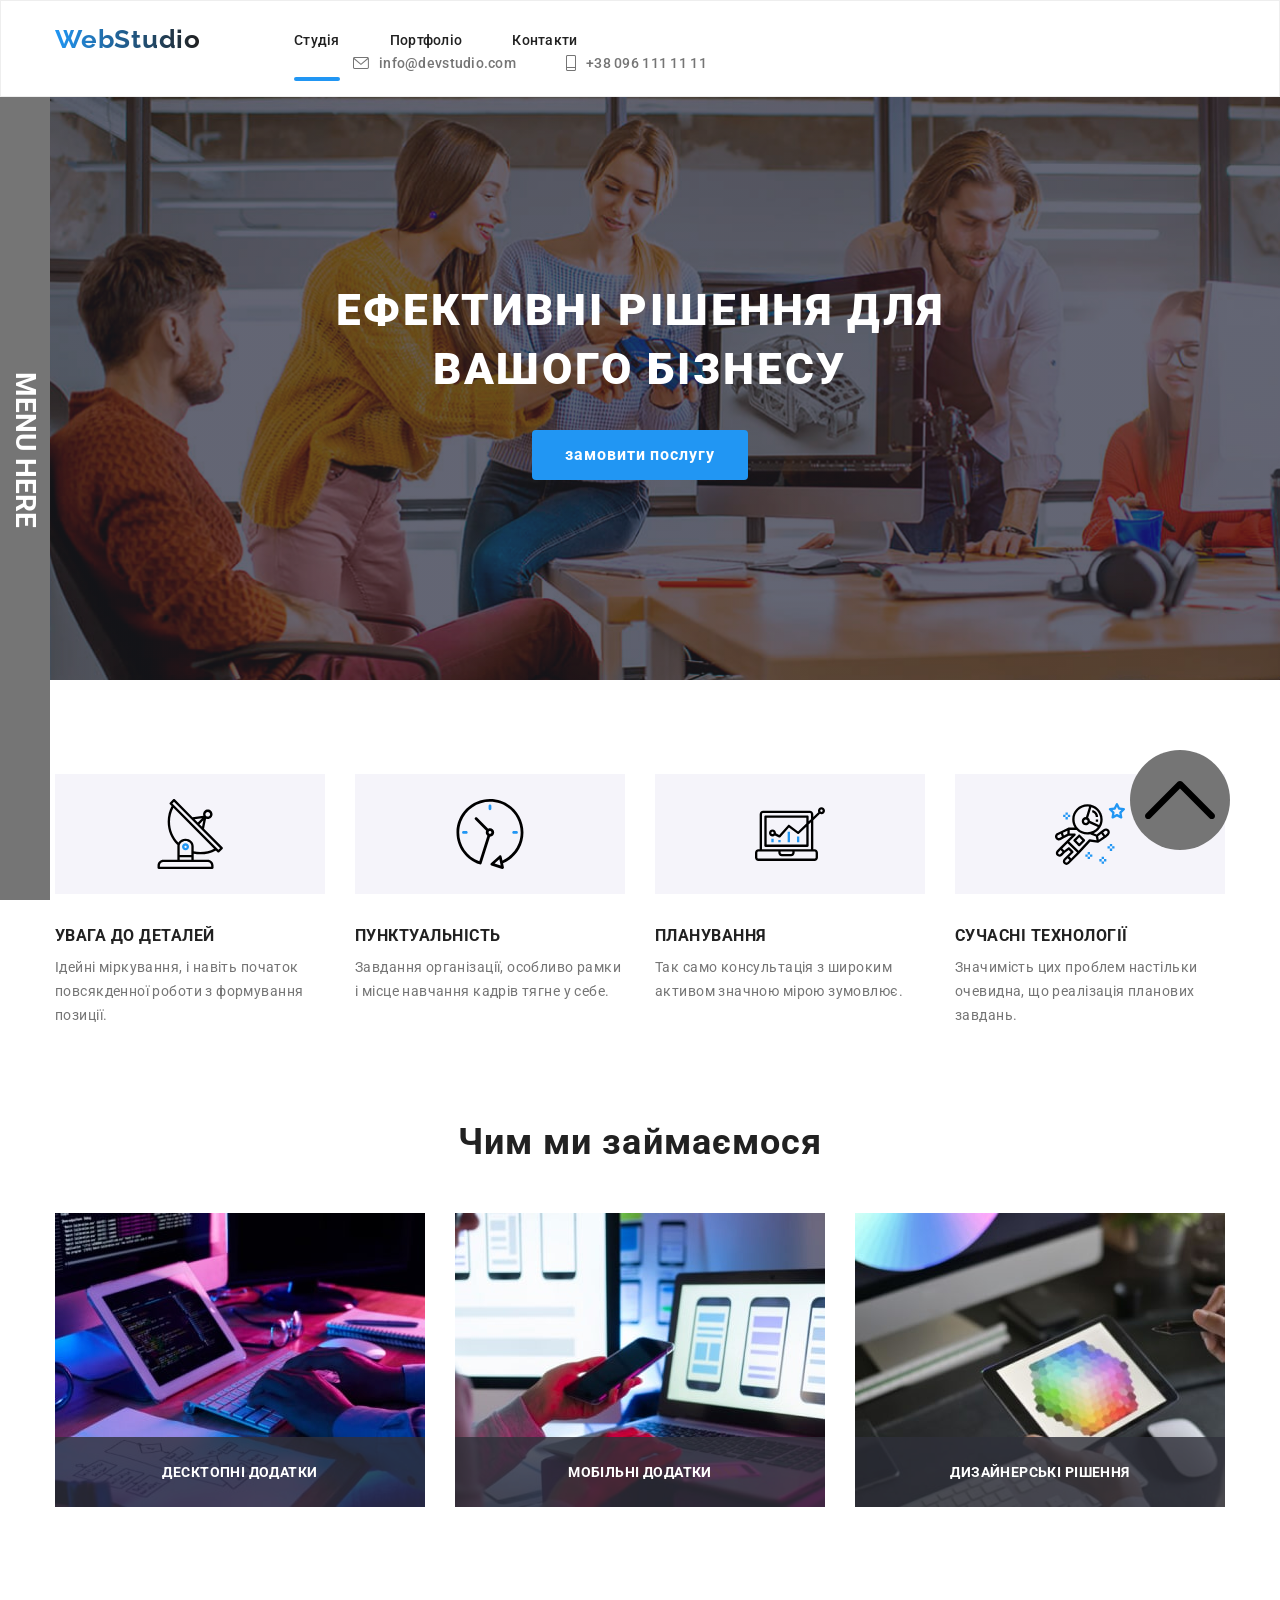
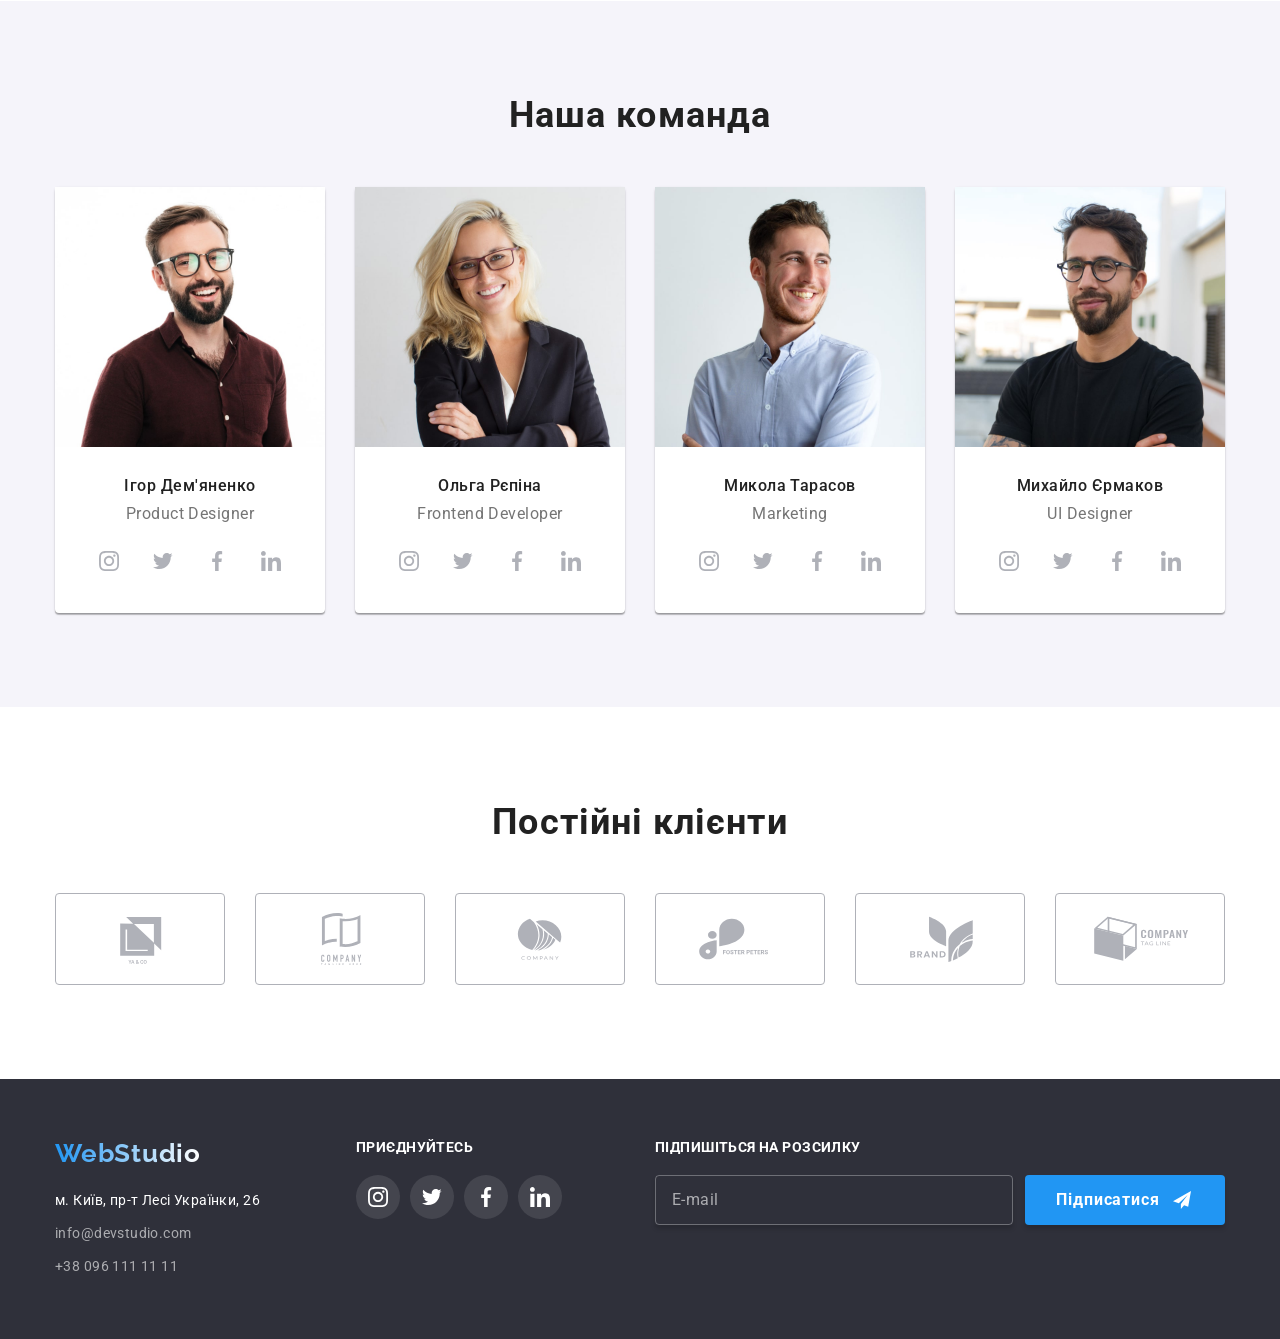
<file: index.html>
<!DOCTYPE html>
<html lang="en">
  <head>
    <meta charset="UTF-8" />
    <meta name="viewport" content="width=device-width, initial-scale=1.0" />
    <title>WebStudio</title>
    <link rel="preconnect" href="https://fonts.googleapis.com" />
    <link rel="preconnect" href="https://fonts.gstatic.com" crossorigin />
    <link
      href="https://fonts.googleapis.com/css2?family=Raleway:wght@700&family=Roboto:wght@400;500;700;900&display=swap"
      rel="stylesheet"
    />
    <link
      rel="stylesheet"
      href="https://cdnjs.cloudflare.com/ajax/libs/modern-normalize/1.0.0/modern-normalize.min.css"
    />
    <link rel="stylesheet" href="./style/reset.css" />
    <link rel="stylesheet" href="./style/common.css" />
    <link rel="stylesheet" href="./style/style.css" />
  <link rel="stylesheet" href="./style/my-animations-library.css">
  </head>
  <body class="all">
    <!-- Navigation -->
    <header class="head">
      <nav class="head-navigation">
        <div class="head-container">
          <a href="./index.html" class="head-logo"
            ><span class="head-logobluepart">Web</span
            ><span class="head-logoblackpart">Studio</span></a
          >

          <ul class="head-list">
            <li class="head-item">
              <a href="./index.html" class="head-page">Студія</a>
            </li>
            <li class="head-item">
              <a href="./portfolio.html" class="head-page">Портфоліо</a>
            </li>
            <li class="head-item">
              <a href="" class="head-page">Контакти</a>
            </li>
          </ul>
          <ul class="head-list2">
            <li class="head-item">
              <a href="mailto:info@devstudio.com" class="head-email"
                ><svg class="head-icon-mail">
                  <use href="./photos/symbol-defs.svg#icon-mail"></use>
                </svg>
                info@devstudio.com
              </a>
            </li>
            <li class="head-item">
              <a href="tel:+380961111111" class="head-tel">
                <svg class="head-icon-tel">
                  <use href="./photos/symbol-defs.svg#icon-tel"></use>
                </svg>
                +38 096 111 11 11
              </a>
            </li>
          </ul>
        </div>
      </nav>
    </header>
    <main class="center">
      <!-- Hero -->
      <section class="heroindex" id="scroll">
        <div class="hero-container">
          <h1 class="heroindex-whiteslog">
            Ефективні рішення для вашого бізнесу
          </h1>
          <button type="button" class="heroindex-button" data-modal-open>
            замовити послугу
          </button>
        </div>
      </section>
      <!-- Pluses -->
      <section class="pluses">
        <div class="pluses-container">
          <ul class="pluses-list">
            <li class="pluses-item">
              <svg class="pluses-icon">
                <use href="./photos/symbol-defs.svg#icon-antena"></use>
              </svg>
              <h3 class="pluses-blackslog">УВАГА ДО ДЕТАЛЕЙ</h3>
              <p class="pluses-greytext">
                Ідейні міркування, і навіть початок повсякденної роботи з
                формування позиції.
              </p>
            </li>

            <li class="pluses-item">
              <svg class="pluses-icon">
                <use href="./photos/symbol-defs.svg#icon-clock"></use>
              </svg>
              <h3 class="pluses-blackslog">ПУНКТУАЛЬНІСТЬ</h3>
              <p class="pluses-greytext">
                Завдання організації, особливо рамки і місце навчання кадрів
                тягне у себе.
              </p>
            </li>

            <li class="pluses-item">
              <svg class="pluses-icon">
                <use href="./photos/symbol-defs.svg#icon-diagram"></use>
              </svg>
              <h3 class="pluses-blackslog">ПЛАНУВАННЯ</h3>
              <p class="pluses-greytext">
                Так само консультація з широким активом значною мірою зумовлює.
              </p>
            </li>

            <li class="pluses-item">
              <svg class="pluses-icon">
                <use href="./photos/symbol-defs.svg#icon-astronaut"></use>
              </svg>
              <h3 class="pluses-blackslog">СУЧАСНІ ТЕХНОЛОГІЇ</h3>
              <p class="pluses-greytext">
                Значимість цих проблем настільки очевидна, що реалізація
                планових завдань.
              </p>
            </li>
          </ul>
        </div>
      </section>
      <!-- What we do -->
      <section class="wwd">
        <div class="wwd-container">
          <h3 class="wwd-slog">Чим ми займаємося</h3>
          <ul class="wwd-list">
            <li class="wwd-item">
              <img
                src="./photos/wwd-img1.webp"
                alt="Програмування"
                class="wwd-photo"
              />
              <p class="wwd-photo-text">ДЕСКТОПНІ ДОДАТКИ</p>
            </li>
            <li class="wwd-item">
              <img
                src="./photos/wwd-img2.webp"
                alt="Розробка додатків для смартфонів"
                class="wwd-photo"
              />
              <p class="wwd-photo-text">МОБІЛЬНІ ДОДАТКИ</p>
            </li>
            <li class="wwd-item">
              <img
                src="./photos/wwd-img3.webp"
                alt="Рисуємо дизайн"
                class="wwd-photo"
              />
              <p class="wwd-photo-text">ДИЗАЙНЕРСЬКІ РІШЕННЯ</p>
            </li>
          </ul>
        </div>
      </section>
      <!-- Our team -->
      <section class="ourteam">
        <div class="ourteam-container">
          <h4 class="ourteam-slog">Наша команда</h4>
          <ul class="ourteam-list">
            <li class="ourteam-item">
              <img
                src="./photos/oc-img1.webp"
                alt="Ігор Дем'яненко"
                class="ourteam-photo"
              />
              <h5 class="ourteam-name">Ігор Дем'яненко</h5>
              <p class="ourteam-text">Product Designer</p>
              <div class="ourteam-icons">
                <a class="ourteam-icon-link" href="https://instagram.com">
                  <svg class="ourteam-icon">
                    <use href="./photos/symbol-defs.svg#icon-instagram"></use>
                  </svg>
                </a>
                <a class="ourteam-icon-link" href="https://twitter.com">
                  <svg class="ourteam-icon">
                    <use href="./photos/symbol-defs.svg#icon-twitter"></use>
                  </svg>
                </a>
                <a class="ourteam-icon-link" href="https://facebook.com">
                  <svg class="ourteam-icon">
                    <use href="./photos/symbol-defs.svg#icon-facebook"></use>
                  </svg>
                </a>
                <a class="ourteam-icon-link" href="https://linkedin.com">
                  <svg class="ourteam-icon">
                    <use href="./photos/symbol-defs.svg#icon-linkedin"></use>
                  </svg>
                </a>
              </div>
            </li>
            <li class="ourteam-item">
              <img
                src="./photos/oc-img2.webp"
                alt="Ольга Рєпіна"
                class="ourteam-photo"
              />
              <h5 class="ourteam-name">Ольга Рєпіна</h5>
              <p class="ourteam-text">Frontend Developer</p>
              <div class="ourteam-icons">
                <a class="ourteam-icon-link" href="https://instagram.com">
                  <svg class="ourteam-icon">
                    <use href="./photos/symbol-defs.svg#icon-instagram"></use>
                  </svg>
                </a>
                <a class="ourteam-icon-link" href="https://twitter.com">
                  <svg class="ourteam-icon">
                    <use href="./photos/symbol-defs.svg#icon-twitter"></use>
                  </svg>
                </a>
                <a class="ourteam-icon-link" href="https://facebook.com">
                  <svg class="ourteam-icon">
                    <use href="./photos/symbol-defs.svg#icon-facebook"></use>
                  </svg>
                </a>
                <a class="ourteam-icon-link" href="https://linkedin.com">
                  <svg class="ourteam-icon">
                    <use href="./photos/symbol-defs.svg#icon-linkedin"></use>
                  </svg>
                </a>
              </div>
            </li>
            <li class="ourteam-item">
              <img
                src="./photos/oc-img3.webp"
                alt="Микола Тарасов"
                class="ourteam-photo"
              />
              <h5 class="ourteam-name">Микола Тарасов</h5>
              <p class="ourteam-text">Marketing</p>
              <div class="ourteam-icons">
                <a class="ourteam-icon-link" href="https://instagram.com">
                  <svg class="ourteam-icon">
                    <use href="./photos/symbol-defs.svg#icon-instagram"></use>
                  </svg>
                </a>
                <a class="ourteam-icon-link" href="https://twitter.com">
                  <svg class="ourteam-icon">
                    <use href="./photos/symbol-defs.svg#icon-twitter"></use>
                  </svg>
                </a>
                <a class="ourteam-icon-link" href="https://facebook.com">
                  <svg class="ourteam-icon">
                    <use href="./photos/symbol-defs.svg#icon-facebook"></use>
                  </svg>
                </a>
                <a class="ourteam-icon-link" href="https://linkedin.com">
                  <svg class="ourteam-icon">
                    <use href="./photos/symbol-defs.svg#icon-linkedin"></use>
                  </svg>
                </a>
              </div>
            </li>
            <li class="ourteam-item">
              <img
                src="./photos/oc-img4.webp"
                alt="Михайло Єрмаков"
                class="ourteam-photo"
              />
              <h5 class="ourteam-name">Михайло Єрмаков</h5>
              <p class="ourteam-text">UI Designer</p>
              <div class="ourteam-icons">
                <a class="ourteam-icon-link" href="https://instagram.com">
                  <svg class="ourteam-icon">
                    <use href="./photos/symbol-defs.svg#icon-instagram"></use>
                  </svg>
                </a>
                <a class="ourteam-icon-link" href="https://twitter.com">
                  <svg class="ourteam-icon">
                    <use href="./photos/symbol-defs.svg#icon-twitter"></use>
                  </svg>
                </a>
                <a class="ourteam-icon-link" href="https://facebook.com">
                  <svg class="ourteam-icon">
                    <use href="./photos/symbol-defs.svg#icon-facebook"></use>
                  </svg>
                </a>
                <a class="ourteam-icon-link" href="https://linkedin.com">
                  <svg class="ourteam-icon">
                    <use href="./photos/symbol-defs.svg#icon-linkedin"></use>
                  </svg>
                </a>
              </div>
            </li>
          </ul>
        </div>
      </section>
      <section class="regcustomers">
        <div class="regcustomers-container">
          <h1 class="regcustomers-title">Постійні клієнти</h1>
          <div class="regcustomers-icons">
            <a href="" class="regcustomers-icon-link">
              <svg class="regcustomers-icon">
                <use href="./photos/symbol-defs.svg#icon-card1"></use>
              </svg>
            </a>
            <a href="" class="regcustomers-icon-link">
              <svg class="regcustomers-icon">
                <use href="./photos/symbol-defs.svg#icon-card2"></use>
              </svg>
            </a>
            <a href="" class="regcustomers-icon-link">
              <svg class="regcustomers-icon">
                <use href="./photos/symbol-defs.svg#icon-card3"></use>
              </svg>
            </a>
            <a href="" class="regcustomers-icon-link">
              <svg class="regcustomers-icon">
                <use href="./photos/symbol-defs.svg#icon-card4"></use>
              </svg>
            </a>
            <a href="" class="regcustomers-icon-link">
              <svg class="regcustomers-icon">
                <use href="./photos/symbol-defs.svg#icon-card5"></use>
              </svg>
            </a>
            <a href="" class="regcustomers-icon-link">
              <svg class="regcustomers-icon">
                <use href="./photos/symbol-defs.svg#icon-card6"></use>
              </svg>
            </a>
          </div>
        </div>
      </section>
    </main>
    <!-- Basement -->
    <footer class="basement">
      <div class="basement-container">
        <div class="basement-text-container">
          <a href="./index.html" class="basement-logo"
            ><span class="basement-logobluepart">Web</span
            ><span class="basement-logowhitepart">Studio</span></a
          >
          <ul class="basement-list">
            <li class="basement-item">
              <address class="basement-adress">
                м. Київ, пр-т Лесі Українки, 26
              </address>
            </li>
            <li class="basement-item">
              <a href="mailto:info@devstudio.com" class="basement-mail"
                >info@devstudio.com</a
              >
            </li>
            <li class="basement-item">
              <a href="tel:+380961111111" class="basement-tele"
                >+38 096 111 11 11</a
              >
            </li>
          </ul>
        </div>
        <div class="basement-icons">
          <h2 class="basement-icon-title">ПРИЄДНУЙТЕСЬ</h2>
          <ul class="basement-icon-list">
            <li class="basement-icon-item">
              <a href="https://instagram.com" class="basement-icon-link">
                <svg class="basement-icon">
                  <use href="./photos/symbol-defs.svg#icon-instagram"></use>
                </svg>
              </a>
            </li>
            <li class="basement-icon-item">
              <a href="https://twitter.com" class="basement-icon-link">
                <svg class="basement-icon">
                  <use href="./photos/symbol-defs.svg#icon-twitter"></use>
                </svg>
              </a>
            </li>
            <li class="basement-icon-item">
              <a href="https://facebook.com" class="basement-icon-link">
                <svg class="basement-icon">
                  <use href="./photos/symbol-defs.svg#icon-facebook"></use>
                </svg>
              </a>
            </li>
            <li class="basement-icon-item">
              <a href="https://linkedin.com" class="basement-icon-link">
                <svg class="basement-icon">
                  <use href="./photos/symbol-defs.svg#icon-linkedin"></use>
                </svg>
              </a>
            </li>
          </ul>
        </div>
        <form action="" class="basement-form">
          <h1 class="basement-form-title">ПІДПИШІТЬСЯ НА РОЗСИЛКУ</h1>
          <div class="basement-form-container">
            <input
              type="text"
              name=""
              class="basement-form-input"
              placeholder="E-mail"
            />
            <button type="submit" class="basement-form-button">
              Підписатися
              <svg class="basement-form-icon">
                <use href="./photos/symbol-defs.svg#icon-telegram"></use>
              </svg>
            </button>
          </div>
        </form>
      </div>
    </footer>
    <div class="backdrop is-hidden" data-modal>
      <div class="modal">
        <form action="" class="modal-form">
          <button type="submit" class="modal-close" data-modal-close>
            <svg class="modal-close-icon">
              <use href="./photos/symbol-defs.svg#icon-close"></use>
            </svg>
          </button>
          <h1 class="modal-title">Залиште свої дані, ми вам передзвонимо</h1>
          <ul class="modal-list">
            <li class="modal-item">
              <label for="name" class="modal-text">Ім'я</label>
              <div class="modal-input-container">
                <input type="text" name="" id="name" class="modal-input" required/>
                <svg class="modal-icon">
                  <use href="./photos/symbol-defs.svg#icon-name"></use>
                </svg>
              </div>
            </li>
            <li class="modal-item">
              <label for="tel" class="modal-text">Телефон</label>
              <div class="modal-input-container">
                <input type="tel" name="" id="tel" class="modal-input" required/>
                <svg class="modal-icon">
                  <use href="./photos/symbol-defs.svg#icon-telephone"></use>
                </svg>
              </div>
            </li>
            <li class="modal-item">
              <label for="email" class="modal-text">Пошта</label>
              <div class="modal-input-container">
                <input type="email" name="" id="email" class="modal-input" required/>
                <svg class="modal-icon">
                  <use href="./photos/symbol-defs.svg#icon-email"></use>
                </svg>
              </div>
            </li>
            <li class="modal-item">
              <label for="commentar" class="modal-text">Коментар</label>
              <input
                type="text"
                name=""
                class="modal-input"
                placeholder="Введіть текст"
                required
                id="commentar"
              />
            </li>
          </ul>
          <div class="modal-conditions">
            <input
              type="checkbox"
              name=""
              id="checkbox"
              class="modal-conditions-checkbox"
            />
            <label class="modal-conditions-text" for="checkbox">
              Погоджуюся з розсилкою та приймаю
            </label>
            <a href="#" class="modal-conditions-link">Умови договору</a>
          </div>
          <button type="submit" class="modal-button" data-modal-close>
            Відправити
          </button>
        </form>
      </div>
    </div>
    <div class="backmenu-closed">
      <h1 class="backmenu-closed-title">MENU HERE</h1>
    </div>
    <div class="backmenu-opened">
      <ul class="backmenu-list">
        <li class="backmenu-item">
          <svg class="backmenu-icon">
            <use href="./photos/symbol-defs.svg#square-icon"></use>
        </svg>
          <p class="backmenu-text">HOME</p>
        </li>
        <li class="backmenu-item">
          <svg class="backmenu-icon"><use href="./photos/symbol-defs.svg#square-icon"></use></svg>
          <p class="backmenu-text">CONTACTS</p>
        </li>
        <li class="backmenu-item">
          <svg class="backmenu-icon"><use href="./photos/symbol-defs.svg#square-icon"></use></svg>
          <p class="backmenu-text">OUR TEAM</p>
        </li>
        <li class="backmenu-item">
          <svg class="backmenu-icon"><use href="./photos/symbol-defs.svg#square-icon"></use></svg>
          <p class="backmenu-text">ABOUT</p>
        </li>
        <li class="backmenu-item">
          <svg class="backmenu-icon"><use href="./photos/symbol-defs.svg#square-icon"></use></svg>
          <p class="backmenu-text">NEWS</p>
        </li>
      </ul>
    </div>
    <a class="scroll-button" href="#scroll">
      <svg class="scroll-button-icon">
        <use href="./photos/symbol-defs.svg#arrow-up"></use>
      </svg>
    </a>
    <script src="./js/modal.js"></script>
  </body>
</html>
</file>
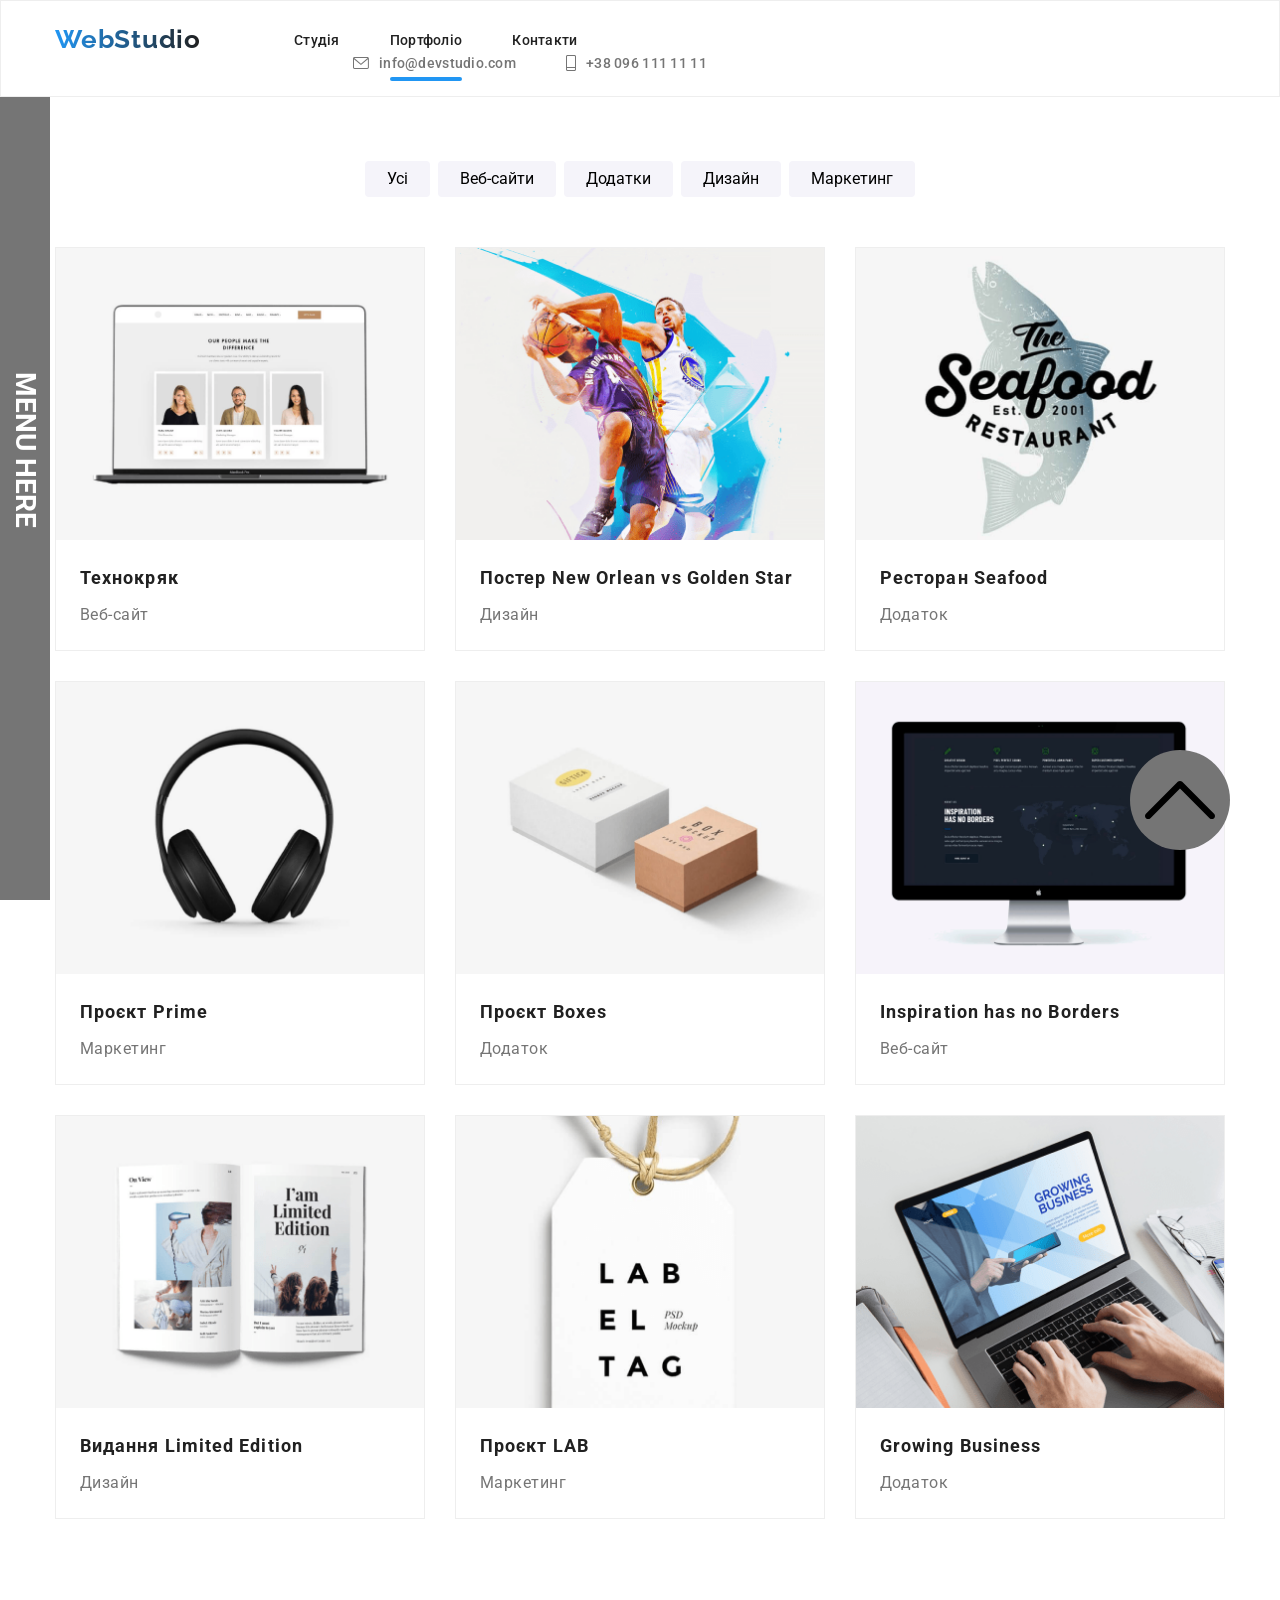
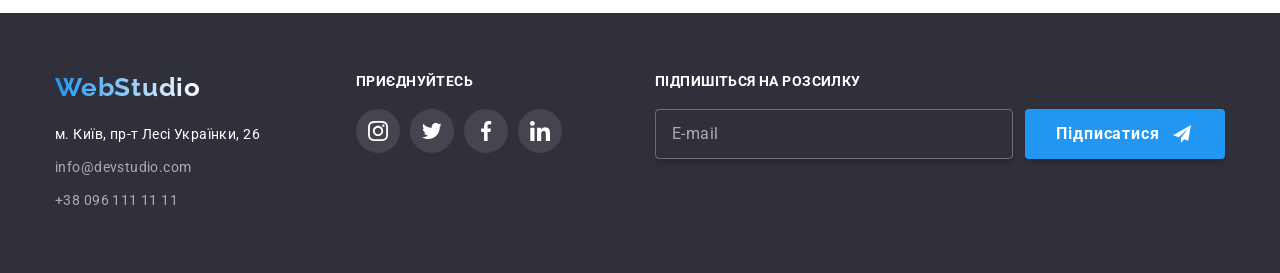
<file: portfolio.html>
<!DOCTYPE html>
<html lang="en">
  <head>
    <meta charset="UTF-8" />
    <meta name="viewport" content="width=device-width, initial-scale=1.0" />
    <title>WebStudio</title>
    <link rel="preconnect" href="https://fonts.googleapis.com" />
    <link rel="preconnect" href="https://fonts.gstatic.com" crossorigin />
    <link
      href="https://fonts.googleapis.com/css2?family=Raleway:wght@700&family=Roboto:wght@400;500;700;900&display=swap"
      rel="stylesheet"
    />
    <link
      rel="stylesheet"
      href="https://cdnjs.cloudflare.com/ajax/libs/modern-normalize/1.0.0/modern-normalize.min.css"
    />
    <link rel="stylesheet" href="./style/reset.css" />
    <link rel="stylesheet" href="./style/common.css" />
    <link rel="stylesheet" href="./style/portfolio.css" />
  <link rel="stylesheet" href="./style/my-animations-library.css">
  </head>
  <body class="all">
    <!-- Navigation -->
    <header class="head">
      <nav class="head-navigation">
        <div class="head-container">
          <a href="./index.html" class="head-logo"
            ><span class="head-logobluepart">Web</span
            ><span class="head-logoblackpart">Studio</span></a
          >

          <ul class="head-list">
            <li class="head-item">
              <a href="./index.html" class="head-page">Студія</a>
            </li>
            <li class="head-item">
              <a href="./portfolio.html" class="head-page">Портфоліо</a>
            </li>
            <li class="head-item">
              <a href="" class="head-page">Контакти</a>
            </li>
          </ul>
          <ul class="head-list2">
            <li class="head-item">
              <a href="mailto:info@devstudio.com" class="head-email"
                ><svg class="head-icon-mail">
                  <use href="./photos/symbol-defs.svg#icon-mail"></use>
                </svg>
                info@devstudio.com
              </a>
            </li>
            <li class="head-item">
              <a href="tel:+380961111111" class="head-tel">
                <svg class="head-icon-tel">
                  <use href="./photos/symbol-defs.svg#icon-tel"></use>
                </svg>
                +38 096 111 11 11
              </a>
            </li>
          </ul>
        </div>
      </nav>
    </header>
    <main class="center">
      <!-- Hero -->
      <section class="heroport" id="scroll">
        <div class="heroport-container">
          <ul class="heroport-items">
            <li class="heroport-item">
              <button type="button" class="heroport-blacktag">Усі</button>
            </li>
            <li class="heroport-item">
              <button type="button" class="heroport-blacktag">Веб-сайти</button>
            </li>
            <li class="heroport-item">
              <button type="button" class="heroport-blacktag">Додатки</button>
            </li>
            <li class="heroport-item">
              <button type="button" class="heroport-blacktag">Дизайн</button>
            </li>
            <li class="heroport-item">
              <button type="button" class="heroport-blacktag">Маркетинг</button>
            </li>
          </ul>
        </div>
      </section>
      <!-- List Of Products -->
      <section class="lop">
        <div class="lop-container">
          <ul class="lop-products">
            <li class="lop-product">
              <a href="" class="lop-card-container">
                <div class="overlay"><p class="overlay-text">Ресурс пропонує комплексні пропозиції з різним рівнем функціоналу та сервісів. Все це дозволить відвідувачу отримати вичерпні відомості про компанію чи приватну особу.</p></div>
                <img src="./photos/product1.webp" alt="Технокряк" />
                <div class="lop-text">
                  <h4 class="lop-slog">Технокряк</h4>
                  <p class="lop-tag">Веб-сайт</p>
                </div>
              </a>
            </li>
            <li class="lop-product">
              <a href="" class="lop-card-container">
                <div class="overlay"><p class="overlay-text">Ресурс пропонує комплексні пропозиції з різним рівнем функціоналу та сервісів. Все це дозволить відвідувачу отримати вичерпні відомості про компанію чи приватну особу.</p></div>
                <img
                  src="./photos/product2.webp"
                  alt="Постер New Orlean vs Golden Star"
                />
                <div class="lop-text">
                  <h4 class="lop-slog">Постер New Orlean vs Golden Star</h4>
                  <p class="lop-tag">Дизайн</p>
                </div>
              </a>
            </li>
            <li class="lop-product">
              <a href="" class="lop-card-container">
                <div class="overlay"><p class="overlay-text">Ресурс пропонує комплексні пропозиції з різним рівнем функціоналу та сервісів. Все це дозволить відвідувачу отримати вичерпні відомості про компанію чи приватну особу.</p></div>
                <img src="./photos/product3.webp" alt="Ресторан Seafood" />
                <div class="lop-text">
                  <h4 class="lop-slog">Ресторан Seafood</h4>
                  <p class="lop-tag">Додаток</p>
                </div>
              </a>
            </li>
            <li class="lop-product">
              <a href="" class="lop-card-container">
                <div class="overlay"><p class="overlay-text">Ресурс пропонує комплексні пропозиції з різним рівнем функціоналу та сервісів. Все це дозволить відвідувачу отримати вичерпні відомості про компанію чи приватну особу.</p></div>
                <img src="./photos/product4.webp" alt="Проєкт Prime" />
                <div class="lop-text">
                  <h4 class="lop-slog">Проєкт Prime</h4>
                  <p class="lop-tag">Маркетинг</p>
                </div>
              </a>
            </li>
            <li class="lop-product">
              <a href="" class="lop-card-container">
                <div class="overlay"><p class="overlay-text">Ресурс пропонує комплексні пропозиції з різним рівнем функціоналу та сервісів. Все це дозволить відвідувачу отримати вичерпні відомості про компанію чи приватну особу.</p></div>
                <img src="./photos/product5.webp" alt="Проєкт Boxes" />
                <div class="lop-text">
                  <h4 class="lop-slog">Проєкт Boxes</h4>
                  <p class="lop-tag">Додаток</p>
                </div>
              </a>
            </li>
            <li class="lop-product">
              <a href="" class="lop-card-container">
                <div class="overlay"><p class="overlay-text">Ресурс пропонує комплексні пропозиції з різним рівнем функціоналу та сервісів. Все це дозволить відвідувачу отримати вичерпні відомості про компанію чи приватну особу.</p></div>
                <img
                  src="./photos/product6.webp"
                  alt="Inspiration has no Borders"
                />
                <div class="lop-text">
                  <h4 class="lop-slog">Inspiration has no Borders</h4>
                  <p class="lop-tag">Веб-сайт</p>
                </div>
              </a>
            </li>
            <li class="lop-product">
              <a href="" class="lop-card-container">
                <div class="overlay"><p class="overlay-text">Ресурс пропонує комплексні пропозиції з різним рівнем функціоналу та сервісів. Все це дозволить відвідувачу отримати вичерпні відомості про компанію чи приватну особу.</p></div>
                <img
                  src="./photos/product7.webp"
                  alt="Видання Limited Edition"
                />
                <div class="lop-text">
                  <h4 class="lop-slog">Видання Limited Edition</h4>
                  <p class="lop-tag">Дизайн</p>
                </div>
              </a>
            </li>
            <li class="lop-product">
              <a href="" class="lop-card-container">
                <div class="overlay"><p class="overlay-text">Ресурс пропонує комплексні пропозиції з різним рівнем функціоналу та сервісів. Все це дозволить відвідувачу отримати вичерпні відомості про компанію чи приватну особу.</p></div>
                <img src="./photos/product8.webp" alt="Проєкт LAB" />
                <div class="lop-text">
                  <h4 class="lop-slog">Проєкт LAB</h4>
                  <p class="lop-tag">Маркетинг</p>
                </div>
              </a>
            </li>
            <li class="lop-product">
              <a href="" class="lop-card-container">
                <div class="overlay"><p class="overlay-text">Ресурс пропонує комплексні пропозиції з різним рівнем функціоналу та сервісів. Все це дозволить відвідувачу отримати вичерпні відомості про компанію чи приватну особу.</p></div>
                <img src="./photos/product9.webp" alt="Growing Business" />
                <div class="lop-text">
                  <h4 class="lop-slog">Growing Business</h4>
                  <p class="lop-tag">Додаток</p>
                </div>
              </a>
            </li>
          </ul>
        </div>
      </section>
    </main>
    <!-- Basement -->
    <footer class="basement">
      <div class="basement-container">
        <div class="basement-text-container">
          <a href="./index.html" class="basement-logo"
            ><span class="basement-logobluepart">Web</span
            ><span class="basement-logowhitepart">Studio</span></a
          >
          <ul class="basement-list">
            <li class="basement-item">
              <address class="basement-adress">
                м. Київ, пр-т Лесі Українки, 26
              </address>
            </li>
            <li class="basement-item">
              <a href="mailto:info@devstudio.com" class="basement-mail"
                >info@devstudio.com</a
              >
            </li>
            <li class="basement-item">
              <a href="tel:+380961111111" class="basement-tele"
                >+38 096 111 11 11</a
              >
            </li>
          </ul>
        </div>
        <div class="basement-icons">
          <h2 class="basement-icon-title">ПРИЄДНУЙТЕСЬ</h2>
          <ul class="basement-icon-list">
            <li class="basement-icon-item">
              <a href="https://instagram.com" class="basement-icon-link">
                <svg class="basement-icon">
                  <use href="./photos/symbol-defs.svg#icon-instagram"></use>
                </svg>
              </a>
            </li>
            <li class="basement-icon-item">
              <a href="https://twitter.com" class="basement-icon-link">
                <svg class="basement-icon">
                  <use href="./photos/symbol-defs.svg#icon-twitter"></use>
                </svg>
              </a>
            </li>
            <li class="basement-icon-item">
              <a href="https://facebook.com" class="basement-icon-link">
                <svg class="basement-icon">
                  <use href="./photos/symbol-defs.svg#icon-facebook"></use>
                </svg>
              </a>
            </li>
            <li class="basement-icon-item">
              <a href="https://linkedin.com" class="basement-icon-link">
                <svg class="basement-icon">
                  <use href="./photos/symbol-defs.svg#icon-linkedin"></use>
                </svg>
              </a>
            </li>
          </ul>
        </div>
        <form action="" class="basement-form">
          <h1 class="basement-form-title">ПІДПИШІТЬСЯ НА РОЗСИЛКУ</h1>
          <div class="basement-form-container">
            <input
              type="text"
              name=""
              class="basement-form-input"
              placeholder="E-mail"
            />
            <button type="submit" class="basement-form-button">
              Підписатися
              <svg class="basement-form-icon">
                <use href="./photos/symbol-defs.svg#icon-telegram"></use>
              </svg>
            </button>
          </div>
        </form>
      </div>
    </footer>
    <div class="backmenu-closed">
      <h1 class="backmenu-closed-title">MENU HERE</h1>
    </div>
    <div class="backmenu-opened">
      <ul class="backmenu-list">
        <li class="backmenu-item">
          <svg class="backmenu-icon">
            <use href="./photos/symbol-defs.svg#square-icon"></use>
        </svg>
          <p class="backmenu-text">HOME</p>
        </li>
        <li class="backmenu-item">
          <svg class="backmenu-icon"><use href="./photos/symbol-defs.svg#square-icon"></use></svg>
          <p class="backmenu-text">CONTACTS</p>
        </li>
        <li class="backmenu-item">
          <svg class="backmenu-icon"><use href="./photos/symbol-defs.svg#square-icon"></use></svg>
          <p class="backmenu-text">OUR TEAM</p>
        </li>
        <li class="backmenu-item">
          <svg class="backmenu-icon"><use href="./photos/symbol-defs.svg#square-icon"></use></svg>
          <p class="backmenu-text">ABOUT</p>
        </li>
        <li class="backmenu-item">
          <svg class="backmenu-icon"><use href="./photos/symbol-defs.svg#square-icon"></use></svg>
          <p class="backmenu-text">NEWS</p>
        </li>
      </ul>
    </div>
    <a class="scroll-button" href="#scroll">
      <svg class="scroll-button-icon">
        <use href="./photos/symbol-defs.svg#arrow-up"></use>
      </svg>
    </a>
  </body>
</html>
</file>
<file: style/common.css>
.lop-container,
.head-container,
.wwd-container,
.ourteam-container,
.hero-container,
.heroport-container,
.pluses-container,
.basement-container,
.regcustomers-container {
  /* outline: solid red 2px; */
  width: 1200px;
  margin: 0 auto;
  padding: 0 15px;
}

.all {
  font-family: Roboto;
  font-size: 14px;
  position: relative;
}

:root {
  --for-blue-parts: #2196f3;
  --for-white-parts: #f5f4fa;
  --for-true-white-parts: #ffffff;
  --for-black-parts: #2f303a;
  --for-light-grey-parts: #ffffff99;
  --for-grey-parts: #757575;
  --for-true-black-parts: #212121;
  --for-strange-white-parts: #eeeeee;
}

/* Navigation */

.center {
  padding-top: 80.5px;
}

.head {
  padding-top: 24px;
  padding-bottom: 25px;
  border: var(--for-strange-white-parts) 1px solid;
  position: fixed;
  background-color: white;
  width: 100%;
  z-index: 2;
  animation-name: enter-from-up;
  animation-duration: 1s;
}

.head-logobluepart {
  color: var(--for-blue-parts);
  font-size: 26px;
  font-family: Raleway;
  font-weight: 700;
  letter-spacing: 0.03em;
  word-wrap: break-word;
}

.head-logo{
  background-image: linear-gradient(90deg, #2196f3, #212121);
-webkit-background-clip: text;
-webkit-text-fill-color: transparent;
background-size: 144px 31.2px;
}

.head-logoblackpart {
  color: var(--for-true-black-parts);
  font-size: 26px;
  font-family: Raleway;
  font-weight: 700;
  letter-spacing: 0.03em;
  word-wrap: break-word;
}

.head-page {
  color: var(--for-true-black-parts);
  font-weight: 500;
  letter-spacing: 0.02em;
  word-wrap: break-word;
  transition-timing-function: cubic-bezier(0.4, 0, 0.2, 1);
  transition-property: color;
  transition-duration: 250ms;
}

.head-page::after{
  width: 100%;
  height: 4px;
  content: '';
  display: block;
  background-color: #2196f3;
  border-radius: 2px;
  opacity: 0;
  position: absolute;
  top: 45px;
  transition-timing-function: cubic-bezier(0.4, 0, 0.2, 1);
  transform: scaleX(0);
  transition-duration: 250ms;
  transition-property: transform;
}

.head-item:hover .head-page::after{
  opacity: inherit;
  transform: scaleX(1);
}



.head-item{
  position: relative;
}

.head-tel,
.head-email {
  color: var(--for-grey-parts);
  font-weight: 500;
  letter-spacing: 0.02em;
  word-wrap: break-word;
  transition-timing-function: cubic-bezier(0.4, 0, 0.2, 1);
  transition-property: color;
  transition-duration: 250ms;
}

.head-icon-mail {
  width: 16px;
  height: 12px;
  margin-right: 10px;
  fill: #757575;
  transition-timing-function: cubic-bezier(0.4, 0, 0.2, 1);
  transition-property: fill;
  transition-duration: 250ms;
}

.head-icon-tel {
  margin-right: 10px;
  width: 10px;
  height: 16px;
  fill: #757575;
  transition-timing-function: cubic-bezier(0.4, 0, 0.2, 1);
  transition-property: fill;
  transition-duration: 250ms;
}

.head-email,
.head-tel {
  display: flex;
  align-items: center;
}

.head-list2 .head-item:hover .head-icon-mail,
.head-list2 .head-item:hover .head-icon-tel,
.head-list2 .head-item:hover .head-tel,
.head-list2 .head-item:hover .head-email,
.head-email:focus .head-icon-mail,
.head-tel:focus .head-icon-tel,
.head-tel:focus,
.head-email:focus {
  fill: #2196f3;
  color: #2196f3;
  cursor: pointer;
}

.head-page:hover,
.head-page:focus {
  color: var(--for-blue-parts);
  font-weight: 500;
  letter-spacing: 0.02em;
  word-wrap: break-word;
}

.head-container,
.head-list2,
.head-list,
.wwd-container,
.ourteam-container,
.hero-container,
.pluses-container {
  display: flex;
  flex-wrap: wrap;
  flex-direction: row;
  align-content: center;
}

.head-logo {
  margin-right: 93px;
}
.head-list,
.head-list2 {
  column-gap: 50px;
}
.head-list2 {
  margin-left: 298px;
}

/* Basement */
.basement {
  padding-bottom: 60px;
  padding-top: 60px;
  background-color: var(--for-black-parts);
    animation-name: enter-from-down;
    animation-duration: 1s;
}

.basement-logo {
  margin-bottom: 20px;
  display: block;
  background: linear-gradient(90deg, #2196f3, #fff);
-webkit-background-clip: text;
background-size: 144px 31.2px;
-webkit-text-fill-color:
transparent;
}

.basement-logobluepart {
  color: var(--for-blue-parts);
  font-size: 26px;
  font-family: Raleway;
  font-weight: 700;
  letter-spacing: 0.03em;
  word-wrap: break-word;
}
.basement-logowhitepart {
  color: var(--for-true-white-parts);
  font-size: 26px;
  font-family: Raleway;
  font-weight: 700;
  letter-spacing: 0.03em;
}

.basement-adress {
  color: var(--for-true-white-parts);
  font-weight: 400;
  line-height: 1.71;
  letter-spacing: 0.03em;
  font-style: normal;
  width: 231px;
}

.basement-container {
  flex-direction: row;
  justify-content: start;
  align-content: normal;
  row-gap: 20px;
  display: flex;
}
.basement-tele,
.basement-mail {
  color: var(--for-light-grey-parts);
  font-weight: 400;
  line-height: 1.71;
  letter-spacing: 0.03em;
  transition-timing-function: cubic-bezier(0.4, 0, 0.2, 1);
  transition-property: color;
  transition-duration: 250ms;
}

.basement-tele:hover,
.basement-mail:hover {
  color: #2196f3;
}

.basement-list {
  margin-bottom: 0px;
  display: flex;
  flex-direction: column;
  row-gap: 9px;
}

.basement-icons {
  margin-left: 70px;
}

.basement-icon-list {
  display: flex;
  column-gap: 10px;
}

.basement-icon-title {
  color: #fff;
  margin-bottom: 20px;
  font-family: Roboto;
  font-size: 14px;
  font-style: normal;
  font-weight: 700;
  line-height: normal;
  letter-spacing: 0.42px;
  text-transform: uppercase;
}

.basement-icon {
  width: 20px;
  height: 20px;
  fill: white;
}

.basement-icon-link {
  width: 44px;
  height: 44px;
  padding: 12px;
  background-color: rgba(255, 255, 255, 0.1);
  border-radius: 23px;
  cursor: pointer;
  display: block;
  transition-timing-function: cubic-bezier(0.4, 0, 0.2, 1);
  transition-property: background-color;
  transition-duration: 250ms;
}

.basement-icon-link:hover,
.basement-icon-link:focus {
  background-color: #2196f3;
}

.basement-form {
  margin-left: 93px;
  width: 570px;
}

.basement-form-container {
  display: flex;
}

.basement-form-title {
  color: #fff;
  font-family: Roboto;
  font-size: 14px;
  font-style: normal;
  font-weight: 700;
  line-height: normal;
  letter-spacing: 0.42px;
  text-transform: uppercase;
  margin-bottom: 20px;
}

.basement-form-input {
  width: 358px;
  height: 50px;
  flex-shrink: 0;
  border-radius: 4px;
  border: 1px solid rgba(255, 255, 255, 0.3);
  background: rgba(33, 150, 243, 0);
  box-shadow: 0px 4px 4px 0px rgba(0, 0, 0, 0.15);
  margin-right: 12px;
  padding-left: 16px;
  color: #fff;
}

.basement-form-input::placeholder {
  color: rgba(255, 255, 255, 0.6);
  font-family: Roboto;
  font-size: 16px;
  font-style: normal;
  font-weight: 400;
  line-height: 20px; /* 125% */
  letter-spacing: 0.48px;
}

.basement-form-button {
  width: 200px;
  height: 50px;
  flex-shrink: 0;
  border-radius: 4px;
  background: #2196f3;
  box-shadow: 0px 4px 4px 0px rgba(0, 0, 0, 0.15);
  color: #fff;
  text-align: left;
  font-family: Roboto;
  font-size: 16px;
  font-style: normal;
  font-weight: 700;
  line-height: 30px; /* 187.5% */
  letter-spacing: 0.96px;
  padding: 10px 28px 10px 28px;
  display: flex;
  justify-content: center;
  align-items: center;
  transition-timing-function: cubic-bezier(0.4, 0, 0.2, 1);
  transition-property: box-shadow;
  transition-duration: 250ms;
}

.basement-form-button:hover{
  box-shadow: 0px 4px 4px 0px rgba(0, 0, 0, 0.8);
}

.basement-form-icon {
  width: 24px;
  height: 24px;
  margin-left: 10px;
  padding-top: 3px;
  padding-bottom: 3px;
  fill: #fff;
}

.backmenu-opened{
  opacity: 0; 
  position: fixed;
  top: 0;
  bottom: 0;
  background-color: #757575;
  width: 50px;
  display: flex;
  align-items: center;
  padding-left: 10px;
  transition-timing-function: cubic-bezier(0.4, 0, 0.2, 1);
  transition-duration: 250ms;
  transition-property: width;
}

.backmenu-closed{
  position: fixed;
  top: 0;
  bottom: 0;
  width: 50px;
  background-color: #757575;
  display: flex;
  justify-content: center;
  align-items: center;
  animation-name: enter-from-left;
  animation-duration: 1s;
}

.backmenu-closed-title{
  writing-mode: vertical-lr;
  color: #fff;
}

.backmenu-icon{
  fill: #f1b31c;
  width: 20px;
  height: 20px;
}

.backmenu-opened:hover{
  opacity: inherit;
  width: 300px;
}

.backmenu-text{
  color: #ffffff;
  transition-timing-function: cubic-bezier(0.4, 0, 0.2, 1);
  transition-duration: 250ms;
  transition-property: color;
}

.backmenu-text:hover{
  color: #f1b31c;
}

.backmenu-item{
  display: flex;
  align-items: center;
  gap: 10px;
}

.backmenu-list{
  gap: 10px;
  display: flex;
  flex-direction: column;
}


.scroll-button{
  border-radius: 100px;
  width: 100px;
  height: 100px;
  position: fixed;
  bottom: 50px;
  right: 50px;
  transition-property: width, height;
  transition-duration: 250ms;
  background-color: #757575;
  padding: 15px 15px;
}

.scroll-button:hover{
  width: 110px;
  height: 110px;
}

.scroll-button:hover .scroll-button-icon{
  width: 80px;
  height: 80px;
}

.scroll-button-icon{
  width: 70px;
  height: 70px;
  transition-property: width, height;
  transition-duration: 250ms;
}
</file>
<file: style/style.css>
/* index Hero */

.heroindex{
  overflow: hidden;
}

.hero-container {
  justify-content: center;
  row-gap: 30px;
  flex-direction: column;
  align-items: center;
}
.heroindex-whiteslog {
  color: var(--for-true-white-parts);
  font-size: 44px;
  font-weight: 900;
  text-transform: uppercase;
  line-height: 1.36;
  letter-spacing: 0.06em;
  max-width: 696px;
  text-align: center;
  animation-name: enter-from-left;
  animation-duration: 1s;
}

.heroindex-button {
  background-color: var(--for-blue-parts);
  color: var(--for-true-white-parts);
  font-size: 16px;
  font-weight: 700;
  line-height: 1.88;
  letter-spacing: 0.06em;
  border-radius: 4px;
  width: 216px;
  height: 50px;
  outline: none;
  border: none;
  transition-timing-function: cubic-bezier(0.4, 0, 0.2, 1);
  transition-property: box-shadow, background-color;
  transition-duration: 250ms;
  animation-name: enter-from-right;
  animation-duration: 1s;
}

.heroindex-button:focus,
.heroindex-button:hover {
  box-shadow: rgba(0, 0, 0, 0.5) 5px 5px;
  background-color: rgb(17, 91, 152);
}

.heroindex-button:active,
.heroindex-button:focus {
  outline: none;
  border: none;
}

.heroindex {
  background-image: linear-gradient(
      rgba(47, 48, 58, 0.4),
      rgba(47, 48, 58, 0.4)
    ),
    url(../photos/heroindex-img.webp);
  background-repeat: no-repeat;
  background-size: cover;
  padding-top: 200px;
  padding-bottom: 200px;
}
/*index Pluses */
.pluses-container {
  justify-content: space-between;
}
.pluses {
  padding-top: 94px;
  padding-bottom: 94px;
  overflow: hidden;
}

.head-item:first-child .head-page:after{
  opacity: 1;
  transform: scaleX(1);
}

.pluses-greytext {
  color: var(--for-grey-parts);
  font-weight: 400;
  line-height: 1.71;
  letter-spacing: 0.03em;
}

.pluses-blackslog {
  color: var(--for-true-black-parts);
  font-weight: 700;
  text-transform: uppercase;
  letter-spacing: 0.03em;
  margin-bottom: 10px;
  margin-top: 30px;
}
.pluses-list {
  display: flex;
  column-gap: 30px;
}

.pluses-icon {
  width: 270px;
  height: 120px;
  padding: 25px 100px;
  background-color: var(--for-white-parts);
}

.pluses-item:first-child, .pluses-item:nth-child(2){
  animation-name: enter-from-left;
  animation-duration: 1s;
}

.pluses-item:last-child, .pluses-item:nth-child(3){
  animation-name: enter-from-right;
  animation-duration: 1s;
}

/*index WWD(what we do) */
.wwd-container {
  justify-content: center;
  row-gap: 50px;
}
.wwd {
  padding-bottom: 94px;
  overflow: hidden;
}
.wwd-slog {
  color: var(--for-true-black-parts);
  font-size: 36px;
  font-weight: 700;
  letter-spacing: 0.03em;
  text-align: center;
  animation-name: enter-from-up;
  animation-duration: 1s;
}
.wwd-list,
.wwd-item {
  display: flex;
  column-gap: 30px;
}

.wwd-item {
  position: relative;
  z-index: -1;
}

.wwd-item:first-child{
  animation-name: enter-from-left;
  animation-duration: 1s;
}

.wwd-item:nth-child(2){
  animation-name: enter-from-down;
  animation-duration: 1s;
}

.wwd-item:last-child{
  animation-name: enter-from-right;
  animation-duration: 1s;
}

.wwd-photo-text {
  position: absolute;
  width: 100%;
  height: 70px;
  padding: 27px 0px;
  background-color: rgba(47, 48, 58, 0.8);
  font-family: Roboto;
  top: 224px;
  font-size: 14px;
  font-weight: 700;
  line-height: 16.41px;
  letter-spacing: 0.03em;
  text-align: center;
  color: white;
}

/*index Our team */
.ourteam-container {
  justify-content: center;
  padding-top: 94px;
}
.ourteam {
  padding-bottom: 94px;
  background-color: var(--for-white-parts);
  overflow: hidden;
}
.ourteam-slog {
  color: var(--for-true-black-parts);
  font-size: 36px;
  font-weight: 700;
  letter-spacing: 0.03em;
  text-align: center;
  margin-bottom: 50px;
    animation-name: enter-from-up;
    animation-duration: 1s;
}

.ourteam-icons {
  padding: 0px 32px;
  display: flex;
  column-gap: 10px;
}

.ourteam-icon {
  width: 20px;
  height: 20px;
  fill: #afb1b8;
  cursor: pointer;
  /* padding: 12px; */
}

.ourteam-icon-link {
  border-radius: 23px;
  width: 44px;
  height: 44px;
  padding: 12px;
  transition-timing-function: cubic-bezier(0.4, 0, 0.2, 1);
  transition-property: background-color, fill;
  transition-duration: 250ms;
}

.ourteam-icon-link:hover,
.ourteam-icon-link:focus {
  background-color: #2196f3;
}

.ourteam-icon-link:hover .ourteam-icon,
.ourteam-icon-link:focus .ourteam-icon {
  fill: white;
}

.ourteam-name {
  color: var(--for-true-black-parts);
  font-size: 16px;
  font-weight: 500;
  letter-spacing: 0.03em;
  text-align: center;
  margin-top: 30px;
  margin-bottom: 10px;
}

.ourteam-text {
  color: var(--for-grey-parts);
  font-size: 16px;
  font-weight: 400;
  letter-spacing: 0.03em;
  text-align: center;
  margin-bottom: 16px;
}
.ourteam-list {
  display: flex;
  column-gap: 30px;
  flex-wrap: wrap;
}
.ourteam-item {
  background-color: var(--for-true-white-parts);
  border-radius: 4px;
  padding-bottom: 30px;
  box-shadow: 0px 2px 1px 0px rgba(0, 0, 0, 0.2),
    0px 1px 1px 0px rgba(0, 0, 0, 0.14), 0px 1px 3px 0px rgba(0, 0, 0, 0.12);
}

.ourteam-item:first-child, .ourteam-item:nth-child(2){
  animation-name: enter-from-left;
  animation-duration: 1s;
}

.ourteam-item:last-child, .ourteam-item:nth-child(3){
  animation-name: enter-from-right;
  animation-duration: 1s;
}

.ourteam-photo {
  width: 270px;
  height: 260px;
}

/* Regular customers(regcustomers) */

.regcustomers {
  padding: 94px 0px;
  overflow: hidden;
}

.regcustomers-title {
  color: #212121;
  margin-bottom: 50px;
  text-align: center;
  font-family: Roboto;
  font-size: 36px;
  font-style: normal;
  font-weight: 700;
  line-height: normal;
  letter-spacing: 1.08px;
    animation-name: enter-from-up;
    animation-duration: 1s;
}

.regcustomers-icons {
  display: flex;
  column-gap: 30px;
}

.regcustomers-icon-link {
  width: 170px;
  height: 92px;
  border: #afb1b8 1px solid;
  border-radius: 4px;
  cursor: pointer;
  transition-timing-function: cubic-bezier(0.4, 0, 0.2, 1);
  transition-property: border;
  transition-duration: 250ms;
}

.regcustomers-icon-link:first-child, .regcustomers-icon-link:nth-child(2), .regcustomers-icon-link:nth-child(3){
    animation-name: enter-from-left;
    animation-duration: 1s;
}

.regcustomers-icon-link:last-child, .regcustomers-icon-link:nth-child(5), .regcustomers-icon-link:nth-child(4){
  animation-name: enter-from-right;
  animation-duration: 1s;
}

.regcustomers-icon {
  width: 170px;
  height: 92px;
  fill: #afb1b8;
  transition-timing-function: cubic-bezier(0.4, 0, 0.2, 1);
  transition-property: fill;
  transition-duration: 250ms;
}

.regcustomers-icon-link:hover .regcustomers-icon,
.regcustomers-icon-link:focus .regcustomers-icon {
  fill: #2196f3;
}

.regcustomers-icon-link:hover,
.regcustomers-icon-link:focus {
  border: #2196f3 1px solid;
}

.backdrop {
  position: fixed;
  background-color: rgba(0, 0, 0, 0.5);
  top: 0;
  bottom: 0;
  left: 0;
  right: 0;
}

.backdrop.is-hidden {
  opacity: 0;
  pointer-events: none;
  visibility: hidden;
}

.modal {
  width: 528px;
  height: 581px;
  position: absolute;
  top: 50%;
  left: 50%;
  transform: translate(-50%, -50%);
  border-radius: 4px;
  background-color: #ffff;
  box-shadow: 0px 2px 1px 0px #00000033, 0px 1px 1px 0px #00000024,
    0px 1px 3px 0px #0000001f;
  padding: 40px;
}

.modal-title {
  font-family: Roboto;
  font-size: 20px;
  font-weight: 700;
  line-height: 23.44px;
  letter-spacing: 0.03em;
  text-align: center;
  margin-bottom: 12px;
}

.modal-close {
  width: 30px;
  height: 30px;
  right: 8px;
  top: 8px;
  border: 1px #00000010 solid;
  border-radius: 20px;
  background-color: #ffffff;
  position: absolute;
  display: flex;
  justify-content: center;
  align-items: center;
}

.modal-close-icon:hover{
  fill: #2196f3;
}

.modal-close-icon {
  width: 18px;
  height: 18px;
  fill: black;
  transition-timing-function: cubic-bezier(0.4, 0, 0.2, 1);
  transition-property: fill;
  transition-duration: 250ms;
}

.modal-list {
  display: flex;
  flex-direction: column;
  row-gap: 10px;
}

.modal-item {
  display: flex;
  flex-direction: column;
  row-gap: 4px;
  position: relative;
}

.modal-text {
  color: #757575;
  font-family: Roboto;
  font-size: 12px;
  font-style: normal;
  font-weight: 400;
  line-height: normal;
  letter-spacing: 0.12px;
}

.modal-input {
  border-radius: 4px;
  border: 1px solid rgba(33, 33, 33, 0.2);
  width: 448px;
  height: 40px;
  padding-left: 42px;
  transition-timing-function: cubic-bezier(0.4, 0, 0.2, 1);
  transition-property: border-color;
  transition-duration: 250ms;
}

.modal-input:focus{
  border-color: #2196f3;
}

.modal-item:last-child .modal-input {
  width: 448px;
  height: 120px;
  padding: 12px 16px 94px 16px;
}

.modal-item:last-child .modal-input::placeholder {
  color: rgba(117, 117, 117, 0.5);
  font-family: Roboto;
  font-size: 12px;
  font-style: normal;
  font-weight: 400;
  line-height: normal;
  letter-spacing: 0.12px;
}

.modal-icon {
  position: absolute;
  width: 18px;
  fill: black;
  border-color: black;
  height: 18px;
  top: 29px;
  left: 12px;
  transition-timing-function: cubic-bezier(0.4, 0, 0.2, 1);
  transition-property: fill, border-color;
  transition-duration: 250ms;
}

.modal-item:focus-within{
  fill: #2196f3;
}

.modal-item:hover .modal-icon, .modal-item:hover .modal-input{
  fill: #2196f3;
  border-color: #2196f3;
}

.modal-conditions {
  display: flex;
  margin-top: 20px;
  margin-bottom: 30px;
  justify-content: center;
  align-items: center;
}

.modal-conditions-text {
  margin-left: 7px;
  margin-right: 4px;
  color: #757575;

  font-family: Roboto;
  font-size: 14px;
  font-style: normal;
  font-weight: 400;
  line-height: 24px; /* 171.429% */
  letter-spacing: 0.42px;
}

.modal-conditions-link {
  color: #2196f3;
  font-family: Roboto;
  font-size: 14px;
  font-style: normal;
  font-weight: 400;
  line-height: 24px;
  letter-spacing: 0.42px;
  text-decoration-line: underline;
}

.modal-conditions-checkbox {
  width: 16px;
  height: 15px;
}

.modal-button {
  border-radius: 4px;
  background-color: #2196f3;
  width: 200px;
  height: 50px;
  box-shadow: 0px 4px 4px 0px rgba(0, 0, 0, 0.15);
  color: #fff;
  text-align: center;
  font-family: Roboto;
  font-size: 16px;
  font-style: normal;
  font-weight: 700;
  line-height: 30px; /* 187.5% */
  letter-spacing: 0.96px;
  transition-timing-function: cubic-bezier(0.4, 0, 0.2, 1);
  transition-property: box-shadow, background-color;
  transition-duration: 250ms;
}

.modal-button:hover{
  box-shadow: 0px 4px 4px 0px rgba(0, 0, 0, 0.8);
  background-color: #1768aa;
}

.modal-form {
  display: flex;
  flex-direction: column;
  align-items: center;
}
</file>
<file: style/my-animations-library.css>
@keyframes enter-from-up{
    0%{
      transform: translateY(-1000px);
      opacity: 0;
    }
  
    100%{
      transform: translateY(0px);
      opacity: 1;
    }
  }

  @keyframes enter-from-left{
    0%{
        transform: translateX(-1000px);
        opacity: 0;
    }

    100%{
        transform: translateX(0px);
        opacity: 1;
    }
  }

  @keyframes enter-from-right{
    0%{
        transform: translateX(1000px);
        opacity: 0;
    }

    100%{
        transform: translateX(0px);
        opacity: 1;
    }
  }

  @keyframes enter-from-down{
    0%{
      transform: translateY(1000px);
      opacity: 0;
    }
  
    100%{
      transform: translateY(0px);
      opacity: 1;
    }
  }

  @keyframes enter-from-upleft{
    0%{
      transform: translate(-1000px, -1000px);
      opacity: 0;
    }
  
    100%{
      transform: translate(0px, 0px);
      opacity: 1;
    }
  }

  @keyframes enter-from-downleft{
    0%{
        transform: translate(-1000px, 1000px);
      opacity: 0;
    }
  
    100%{
        transform: translate(0px, 0px);
      opacity: 1;
    }
  }

  @keyframes enter-from-downright{
    0%{
        transform: translate(1000px, 1000px);
      opacity: 0;
    }
  
    100%{
        transform: translate(0px, 0px);
      opacity: 1;
    }
  }

  @keyframes enter-from-upright{
    0%{
        transform: translate(1000px, -1000px);
      opacity: 0;
    }
  
    100%{
        transform: translate(0px, 0px);
      opacity: 1;
    }
  }

  @keyframes enter-from-center{
    0%{
      opacity: 0;
    }
  
    100%{
      opacity: 1;
    }
  }
</file>
<file: style/portfolio.css>
/* portfolio Hero */
.head-item:nth-child(2) .head-page:after{
  opacity: 1;
  transform: scaleX(1);
}

.heroport {
  padding-top: 94px;
  padding-bottom: 50px;
  padding-top: 80.5px;
  overflow: hidden;
}

.heroport-blacktag:hover,
.heroport-blacktag:focus {
  background-color: var(--for-blue-parts);
  color: var(--for-true-white-parts);
  border-radius: 4px;
  font-size: 16px;
  line-height: 1.5;
  text-align: center;
  box-shadow: 0px 2px 2px 0px rgba(0, 0, 0, 0.12),
    0px 1px 2px 0px rgba(0, 0, 0, 0.08), 0px 3px 1px 0px rgba(0, 0, 0, 0.1);
}

.heroport-blacktag {
  background-color: var(--for-white-parts);
  border-radius: 4px;
  line-height: 1.5;
  font-size: 16px;
  text-align: center;
  padding: 6px 22px;
  outline: none;
  border: none;
  transition-timing-function: cubic-bezier(0.4, 0, 0.2, 1);
  transition-property: background-color, color, box-shadow;
  transition-duration: 250ms;
}
.heroport-items {
  display: flex;
  justify-content: center;
  column-gap: 8px;
}

.heroport-item:first-child, .heroport-item:nth-child(2){
  animation-name: enter-from-left;
  animation-duration: 1s;
}

.heroport-item:nth-child(3){
  animation-name: enter-from-up;
  animation-duration: 1s;
}

.heroport-item:nth-child(4), .heroport-item:last-child{
  animation-name: enter-from-right;
  animation-duration: 1s;
}
/*portfolio LOP(list of products) */
.lop {
  padding-bottom: 94px;
  overflow: hidden;
}
.lop-products {
  display: flex;
  flex-wrap: wrap;
  gap: 30px;
}
.lop-tag {
  color: var(--for-grey-parts);
  font-size: 16px;
  font-weight: 400;
  line-height: 1.88;
  letter-spacing: 0.03em;
}

.lop-slog {
  color: var(--for-true-black-parts);
  font-size: 18px;
  font-weight: 700;
  line-height: 2;
  letter-spacing: 0.06em;

  margin-top: 20px;
  margin-bottom: 4px;
}
.lop-product {
  background-color: var(--for-true-white-parts);
  border: 1px solid var(--for-strange-white-parts);
  flex-basis: calc((100% - 2 * 30px) / 3);
  height: 404px;
  padding-bottom: 20px;
}

.lop-card-container {
  height: 404px;
  display: block;
  position: relative;
  transition-timing-function: cubic-bezier(0.4, 0, 0.2, 1);
  transition-property: box-shadow;
  transition-duration: 250ms;
}

.lop-card-container:hover,
.lop-card-container:focus {
  box-shadow: 1px 4px 6px 0px rgba(0, 0, 0, 0.16);
}
.lop-text {
  padding-left: 24px;
}

.lop-rad-container {
  display: block;
}

.overlay{
  transition-timing-function: cubic-bezier(0.4, 0, 0.2, 1);
  transition-property: transform;
  transition-duration: 250ms;
  transform: scaleY(0);
}

.lop-card-container:hover .overlay, .lop-card-container:focus .overlay{
  background-color: rgba(33, 150, 243, 0.9);
  width: 370px;
height: 294px;
position: absolute;
transform: scaleY(1);
transform-origin: bottom;
}

.lop-card-container:hover .overlay-text, .lop-card-container:focus .overlay-text{
opacity: 1;
}

.overlay-text{
  position: absolute;
  opacity: 0;
  left: 24px;
  top: 63px;
  transition-timing-function: cubic-bezier(0.4, 0, 0.2, 1);
  transition-property: opacity;
  transition-duration: 250ms;
  color: #FFF;

  font-family: Roboto;
  font-size: 18px;
  font-style: normal;
  font-weight: 400;
  line-height: 28px; /* 155.556% */
  letter-spacing: 0.54px;
  position: absolute;
}

.lop-product:first-child{
  animation-name: enter-from-upleft;
  animation-duration: 1s;
}

.lop-product:nth-child(2){
  animation-name: enter-from-up;
  animation-duration: 1s;
}

.lop-product:nth-child(3){
  animation-name: enter-from-upright;
  animation-duration: 1s;
}

.lop-product:nth-child(4){
  animation-name: enter-from-left;
  animation-duration: 1s;
}

.lop-product:nth-child(5){
  animation-name: enter-from-center;
  animation-duration: 1s;
}

.lop-product:nth-child(6){
  animation-name: enter-from-right;
  animation-duration: 1s;
}

.lop-product:nth-child(7){
  animation-name: enter-from-downleft;
  animation-duration: 1s;
}

.lop-product:nth-child(8){
  animation-name: enter-from-down;
  animation-duration: 1s;
}

.lop-product:last-child{
  animation-name: enter-from-downright;
  animation-duration: 1s;
}
</file>
